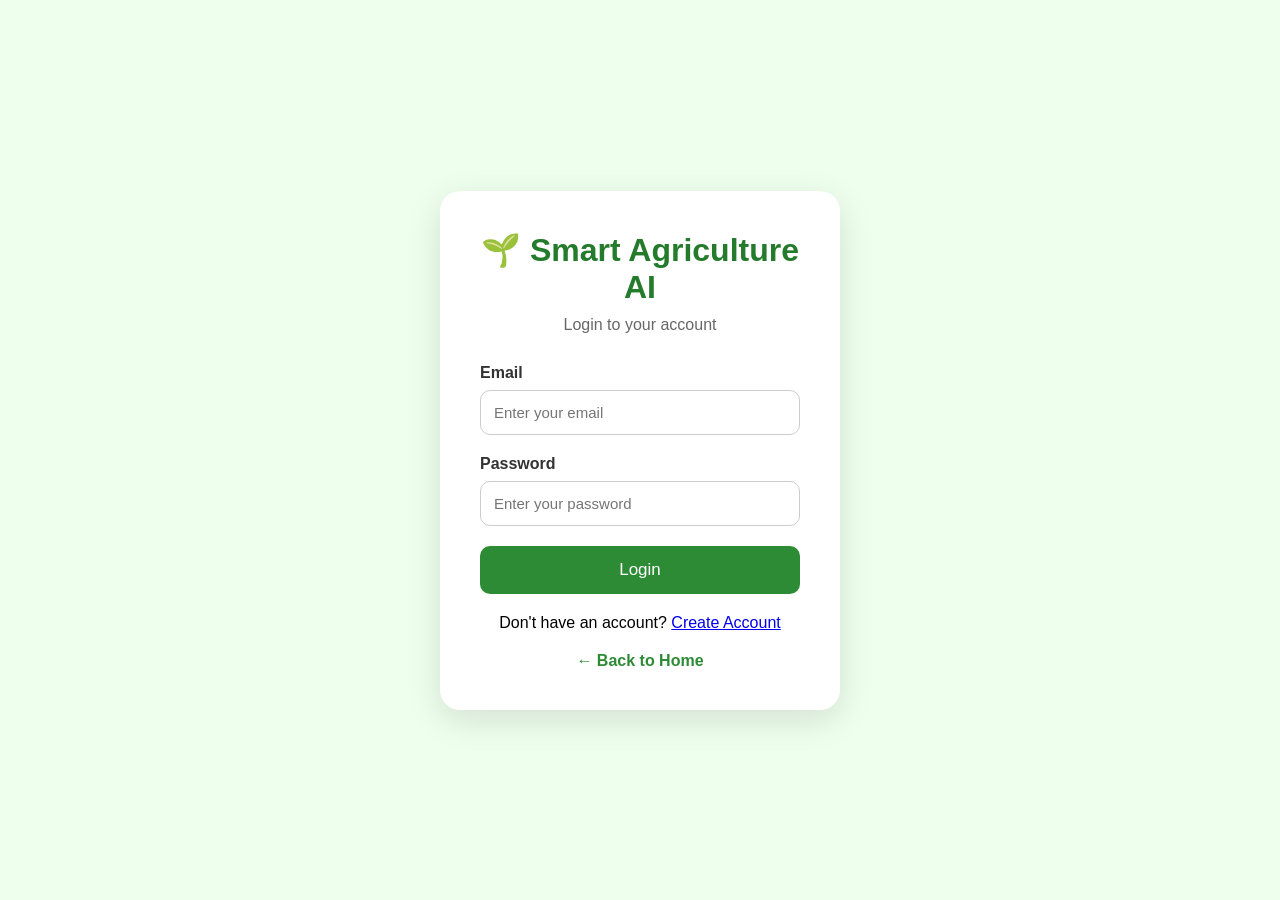
<file: templates/login.html>
<!DOCTYPE html>
<html lang="en">
<head>
    <meta charset="UTF-8">
    <meta name="viewport" content="width=device-width, initial-scale=1.0">

    <title>Login - Smart Agriculture AI</title>

    <style>
        * {
            box-sizing: border-box;
            margin: 0;
            padding: 0;
            font-family: Arial, sans-serif;
        }

        body {
            min-height: 100vh;
            display: flex;
            justify-content: center;
            align-items: center;
            background: #efffee;
        }

        .login-box {
            width: 400px;
            background: white;
            padding: 40px;
            border-radius: 20px;
            box-shadow: 0 10px 35px rgba(0,0,0,0.12);
        }

        h1 {
            text-align: center;
            color: #247b2b;
            margin-bottom: 10px;
        }

        .subtitle {
            text-align: center;
            color: #666;
            margin-bottom: 30px;
        }

        label {
            display: block;
            margin-bottom: 8px;
            font-weight: bold;
            color: #333;
        }

        input {
            width: 100%;
            padding: 13px;
            margin-bottom: 20px;
            border: 1px solid #ccc;
            border-radius: 10px;
            font-size: 15px;
        }

        input:focus {
            outline: none;
            border-color: #2e8b35;
        }

        button {
            width: 100%;
            padding: 14px;
            border: none;
            border-radius: 10px;
            background: #2e8b35;
            color: white;
            font-size: 17px;
            cursor: pointer;
        }

        button:hover {
            background: #216b27;
        }

        .back {
            text-align: center;
            margin-top: 20px;
        }

        .back a {
            color: #2e8b35;
            text-decoration: none;
            font-weight: bold;
        }
    </style>
</head>

<body>

    <div class="login-box">

        <h1>🌱 Smart Agriculture AI</h1>

        <p class="subtitle">Login to your account</p>

        <form method="POST" action="/login">

            <label>Email</label>
            <input type="email"
                   name="email"
                   placeholder="Enter your email"
                   required>

            <label>Password</label>
            <input type="password"
                   name="password"
                   placeholder="Enter your password"
                   required>

            <button type="submit">
                Login
            </button>

        </form>
        <p style="text-align:center; margin-top:20px;">
    Don't have an account?
    <a href="{{ url_for('signup') }}">
        Create Account
    </a>
</p>

        <div class="back">
            <a href="/">← Back to Home</a>
        </div>

    </div>

</body>
</html>
</file>
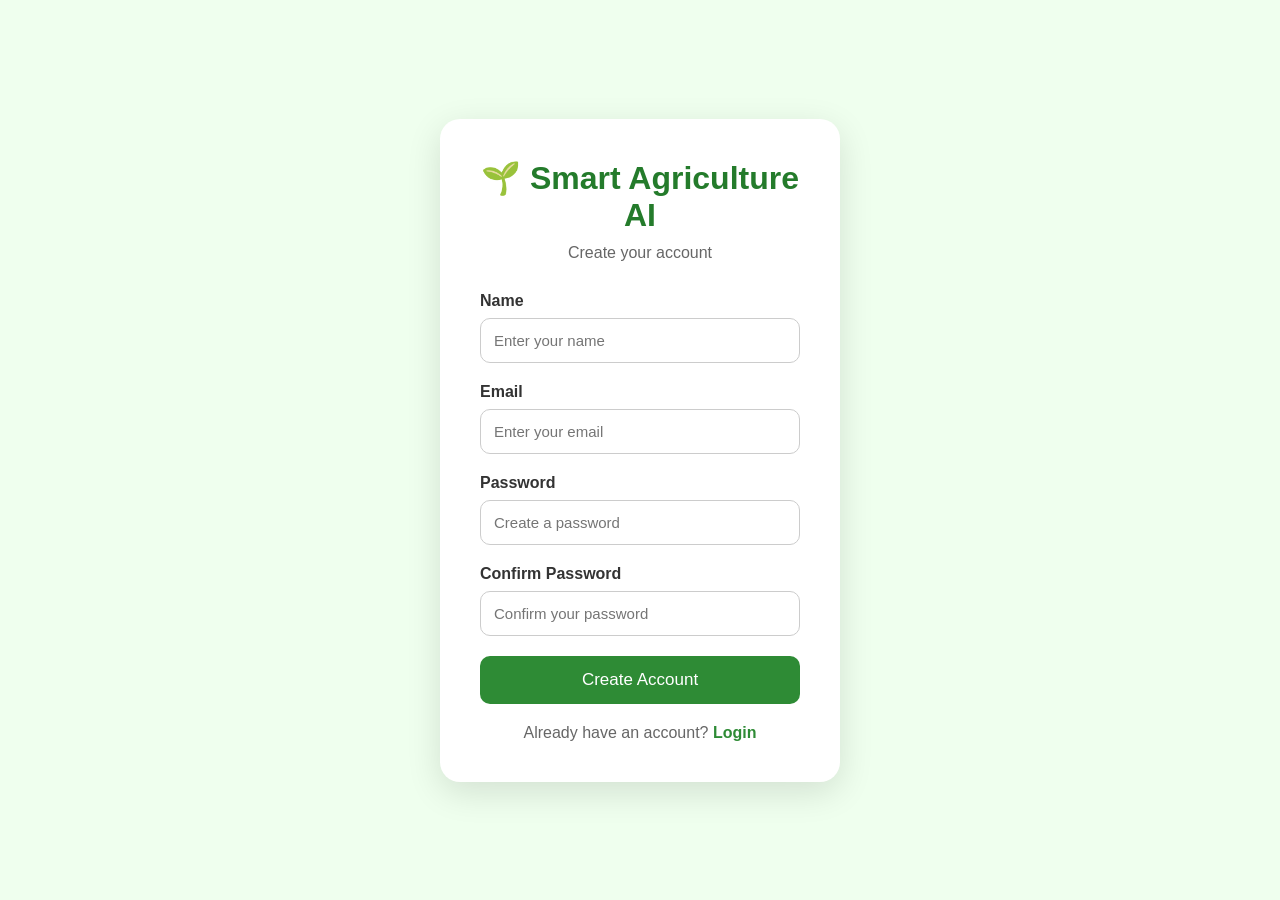
<file: templates/signup.html>
<!DOCTYPE html>
<html lang="en">
<head>

    <meta charset="UTF-8">
    <meta name="viewport" content="width=device-width, initial-scale=1.0">

    <title>Signup - Smart Agriculture AI</title>

    <style>

        * {
            box-sizing: border-box;
            margin: 0;
            padding: 0;
            font-family: Arial, sans-serif;
        }

        body {
            min-height: 100vh;
            display: flex;
            justify-content: center;
            align-items: center;
            background: #efffee;
        }

        .signup-box {
            width: 400px;
            background: white;
            padding: 40px;
            border-radius: 20px;
            box-shadow: 0 10px 35px rgba(0,0,0,0.12);
        }

        h1 {
            text-align: center;
            color: #247b2b;
            margin-bottom: 10px;
        }

        .subtitle {
            text-align: center;
            color: #666;
            margin-bottom: 30px;
        }

        label {
            display: block;
            margin-bottom: 8px;
            font-weight: bold;
            color: #333;
        }

        input {
            width: 100%;
            padding: 13px;
            margin-bottom: 20px;
            border: 1px solid #ccc;
            border-radius: 10px;
            font-size: 15px;
        }

        input:focus {
            outline: none;
            border-color: #2e8b35;
        }

        button {
            width: 100%;
            padding: 14px;
            border: none;
            border-radius: 10px;
            background: #2e8b35;
            color: white;
            font-size: 17px;
            cursor: pointer;
        }

        button:hover {
            background: #216b27;
        }

        .login-link {
            text-align: center;
            margin-top: 20px;
            color: #666;
        }

        .login-link a {
            color: #2e8b35;
            text-decoration: none;
            font-weight: bold;
        }

    </style>

</head>

<body>

    <div class="signup-box">

        <h1>🌱 Smart Agriculture AI</h1>

        <p class="subtitle">Create your account</p>

        <form method="POST" action="/signup">

            <label>Name</label>

            <input
                type="text"
                name="name"
                placeholder="Enter your name"
                required
            >


            <label>Email</label>

            <input
                type="email"
                name="email"
                placeholder="Enter your email"
                required
            >


            <label>Password</label>

            <input
                type="password"
                name="password"
                placeholder="Create a password"
                required
            >


            <label>Confirm Password</label>

            <input
                type="password"
                name="confirm_password"
                placeholder="Confirm your password"
                required
            >


            <button type="submit">
                Create Account
            </button>

        </form>


        <div class="login-link">

            Already have an account?

            <a href="{{ url_for('login') }}">
                Login
            </a>

        </div>

    </div>

</body>
</html>
</file>
